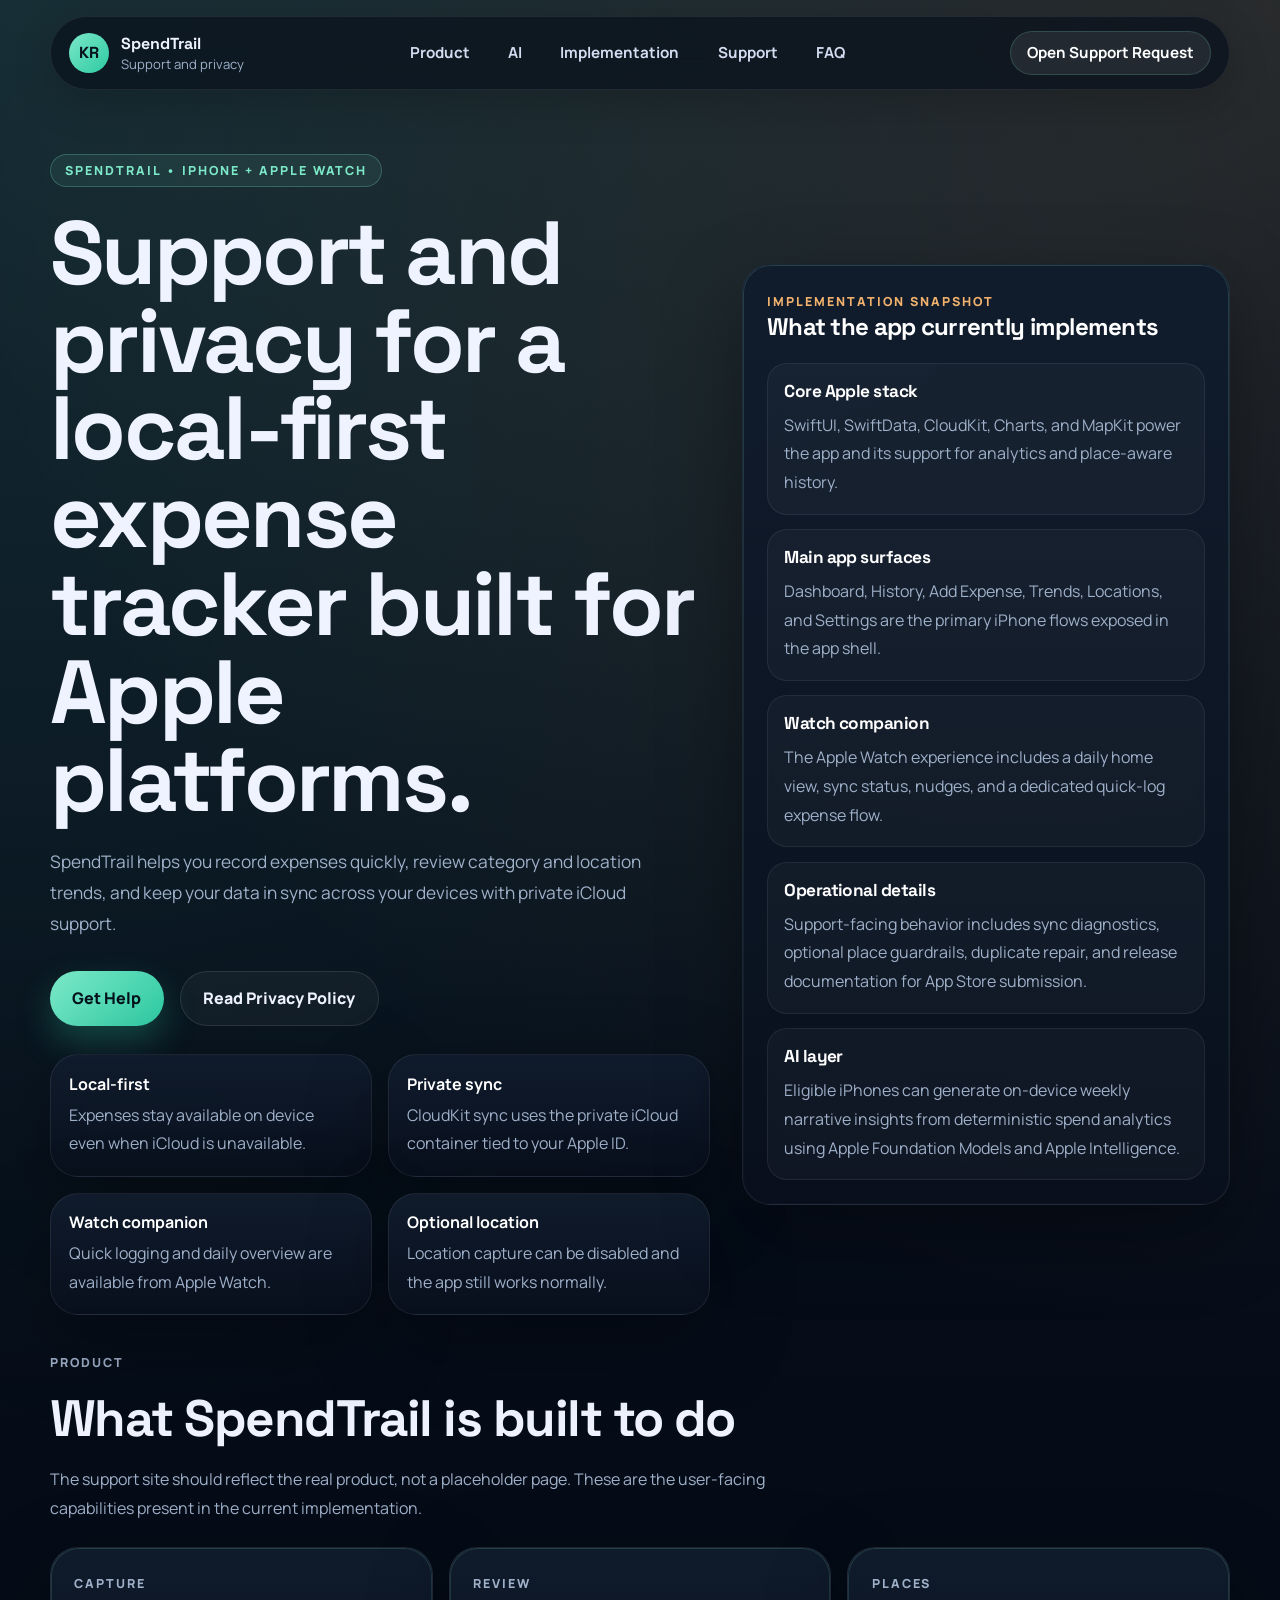
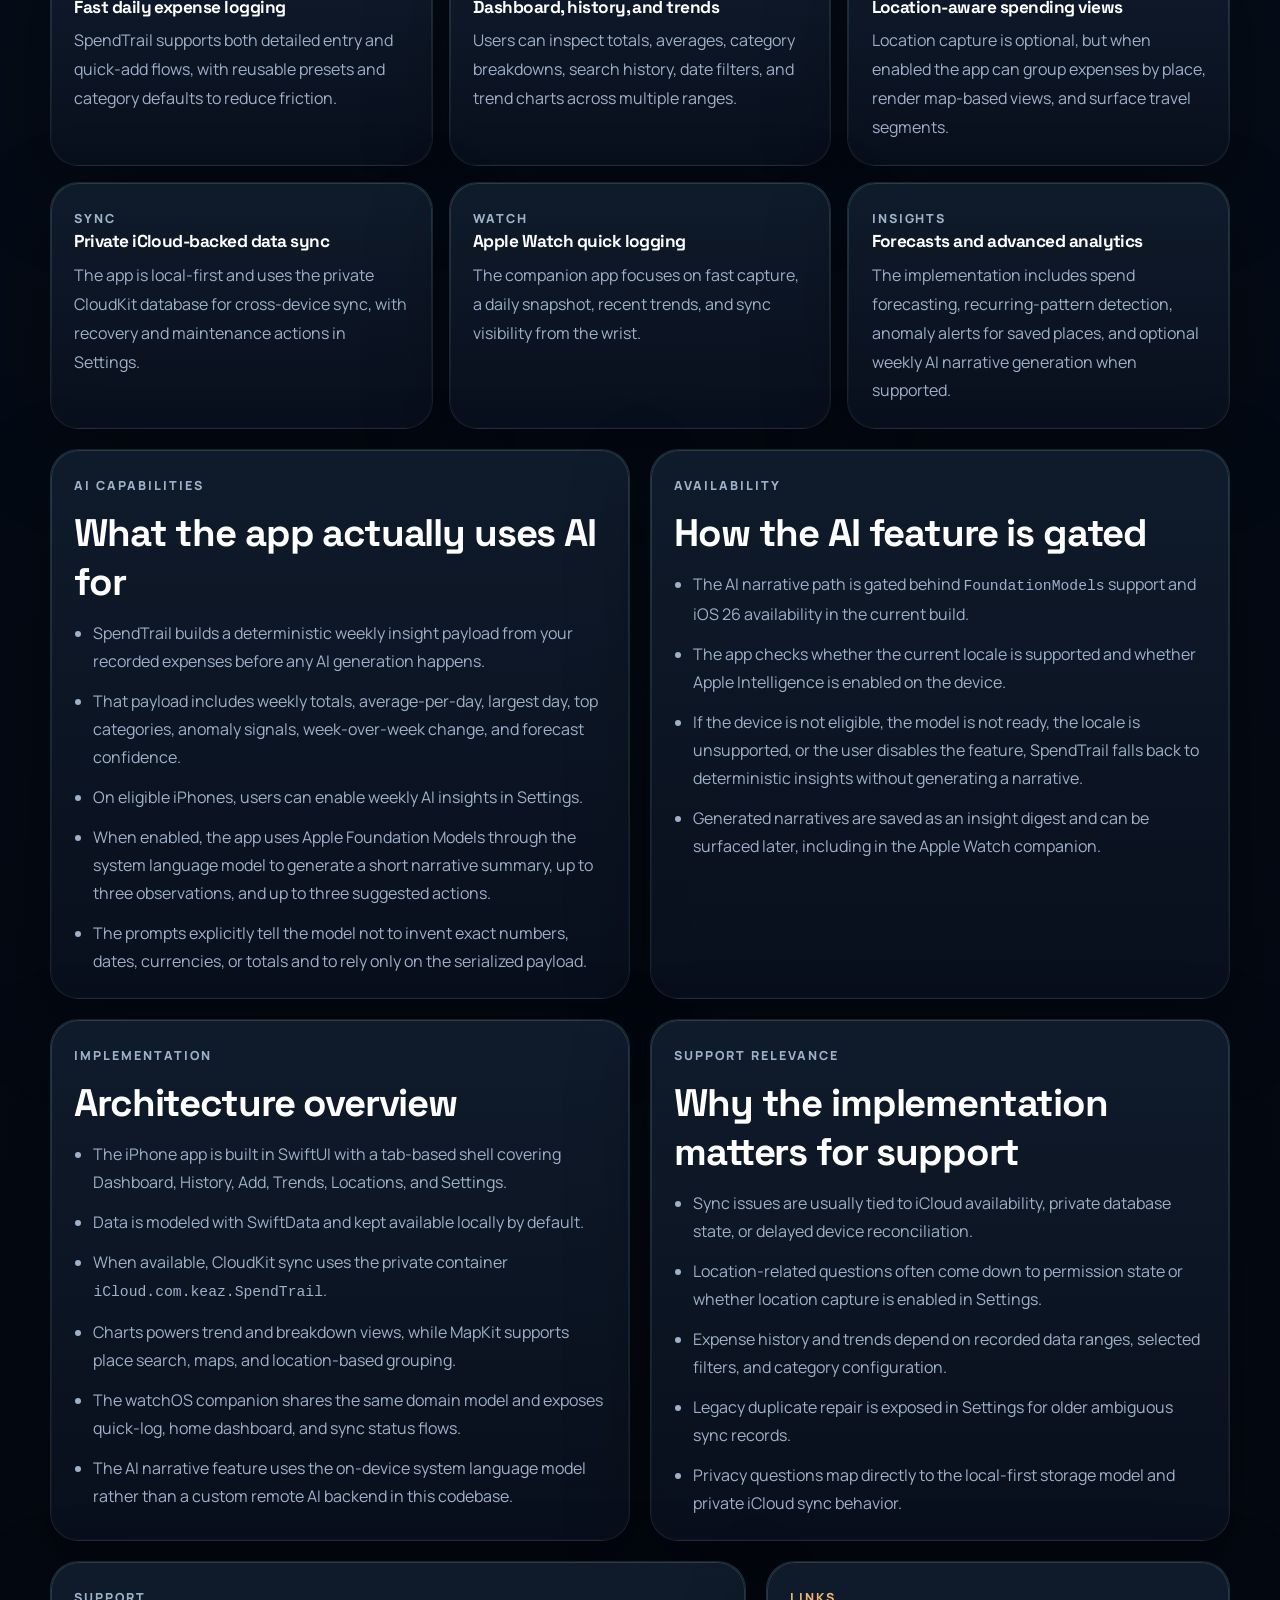
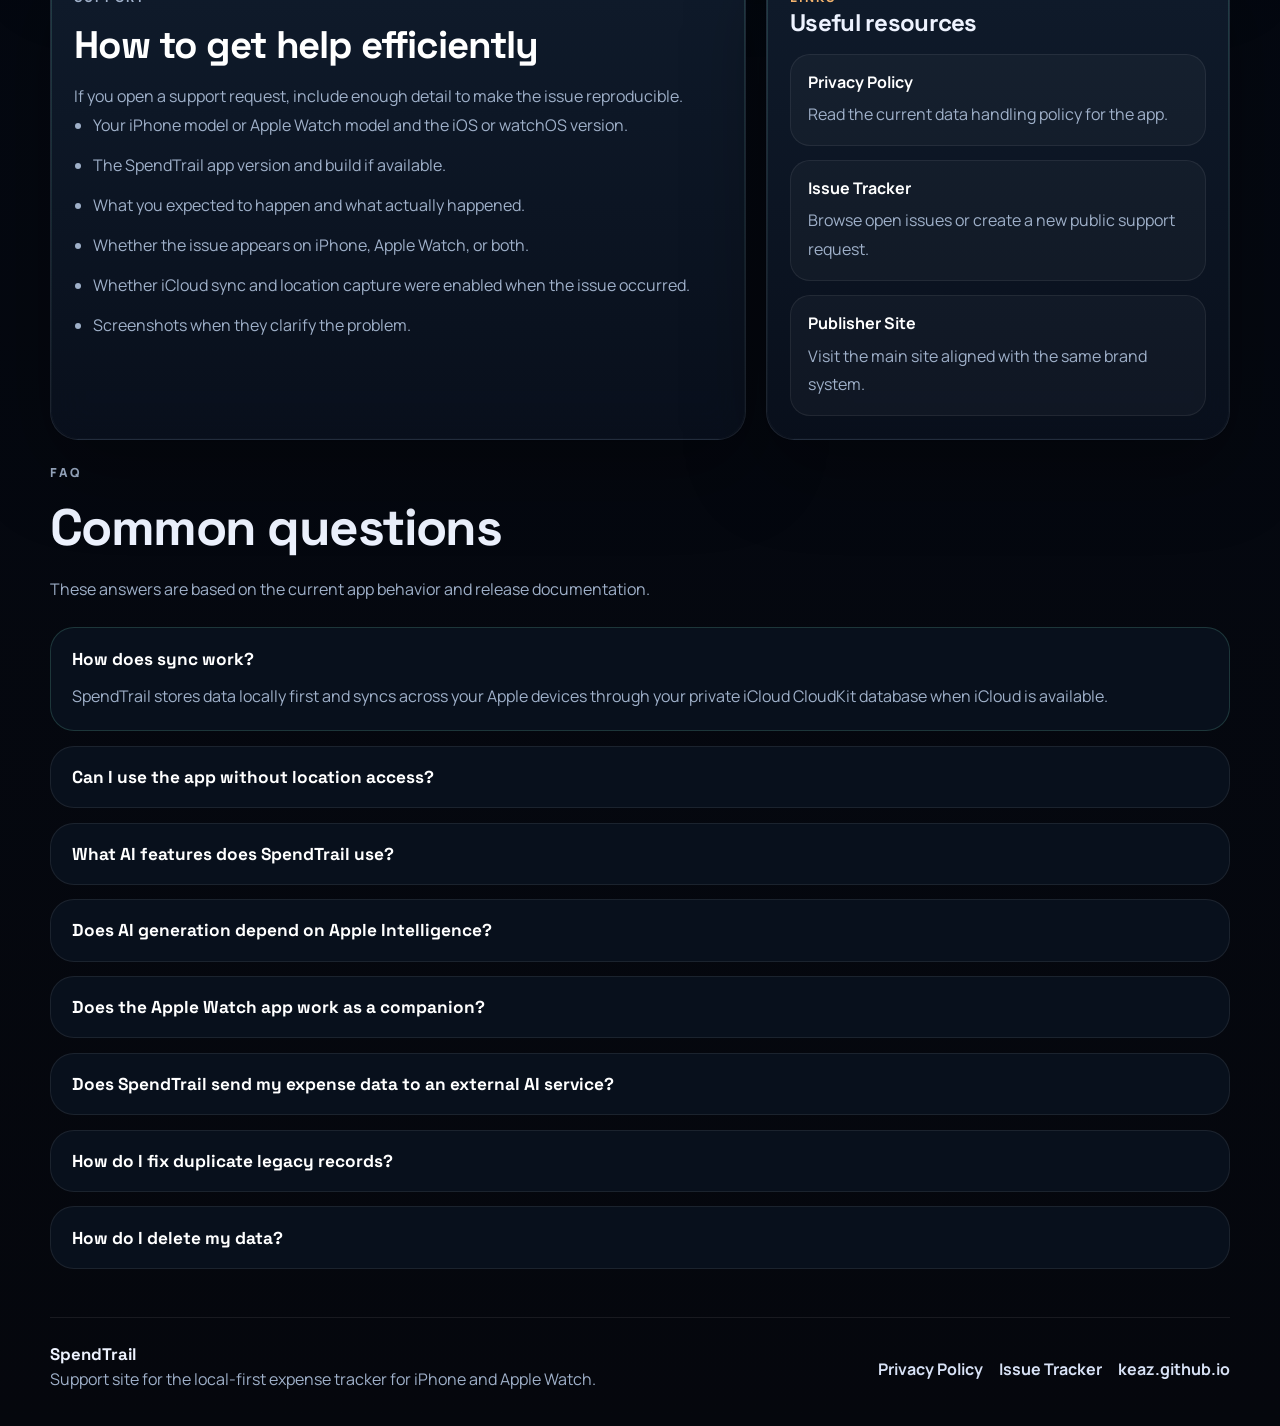
<file: index.html>
<!DOCTYPE html>
<html lang="en">
<head>
  <meta charset="utf-8">
  <meta name="viewport" content="width=device-width, initial-scale=1">
  <title>SpendTrail | Support</title>
  <meta
    name="description"
    content="Official support site for SpendTrail, the local-first expense tracker for iPhone and Apple Watch."
  >
  <meta name="theme-color" content="#06111f">
  <link rel="preconnect" href="https://fonts.googleapis.com">
  <link rel="preconnect" href="https://fonts.gstatic.com" crossorigin>
  <link
    href="https://fonts.googleapis.com/css2?family=Manrope:wght@400;500;700;800&amp;family=Space+Grotesk:wght@500;700&amp;display=swap"
    rel="stylesheet"
  >
  <link rel="stylesheet" href="styles.css">
</head>
<body>
  <header class="site-header">
    <div class="site-shell header-inner">
      <a class="brand" href="https://keaz.github.io/" target="_blank" rel="noreferrer">
        <span class="brand-mark">KR</span>
        <span class="brand-copy">
          <strong>SpendTrail</strong>
          <span>Support and privacy</span>
        </span>
      </a>

      <nav class="nav-links" aria-label="Primary">
        <a href="#product">Product</a>
        <a href="#ai">AI</a>
        <a href="#implementation">Implementation</a>
        <a href="#support">Support</a>
        <a href="#faq">FAQ</a>
      </nav>

      <a class="nav-cta" href="https://github.com/keaz/spendtrail-support/issues/new" target="_blank" rel="noreferrer">
        Open Support Request
      </a>
    </div>
  </header>

  <main>
    <section class="hero-section">
      <div class="site-shell hero-grid">
        <div class="hero-copy">
          <p class="kicker">SpendTrail • iPhone + Apple Watch</p>
          <h1>Support and privacy for a local-first expense tracker built for Apple platforms.</h1>
          <p class="hero-lead">
            SpendTrail helps you record expenses quickly, review category and location trends,
            and keep your data in sync across your devices with private iCloud support.
          </p>

          <div class="action-row">
            <a class="button button-primary" href="https://github.com/keaz/spendtrail-support/issues/new" target="_blank" rel="noreferrer">
              Get Help
            </a>
            <a class="button button-secondary" href="privacy.html">
              Read Privacy Policy
            </a>
          </div>

          <div class="metric-grid" aria-label="Product highlights">
            <article class="metric-card">
              <strong>Local-first</strong>
              <span>Expenses stay available on device even when iCloud is unavailable.</span>
            </article>
            <article class="metric-card">
              <strong>Private sync</strong>
              <span>CloudKit sync uses the private iCloud container tied to your Apple ID.</span>
            </article>
            <article class="metric-card">
              <strong>Watch companion</strong>
              <span>Quick logging and daily overview are available from Apple Watch.</span>
            </article>
            <article class="metric-card">
              <strong>Optional location</strong>
              <span>Location capture can be disabled and the app still works normally.</span>
            </article>
          </div>
        </div>

        <aside class="spotlight-panel">
          <p class="panel-eyebrow">Implementation Snapshot</p>
          <h2>What the app currently implements</h2>
          <div class="stack-list">
            <article class="stack-card">
              <h3>Core Apple stack</h3>
              <p>SwiftUI, SwiftData, CloudKit, Charts, and MapKit power the app and its support for analytics and place-aware history.</p>
            </article>
            <article class="stack-card">
              <h3>Main app surfaces</h3>
              <p>Dashboard, History, Add Expense, Trends, Locations, and Settings are the primary iPhone flows exposed in the app shell.</p>
            </article>
            <article class="stack-card">
              <h3>Watch companion</h3>
              <p>The Apple Watch experience includes a daily home view, sync status, nudges, and a dedicated quick-log expense flow.</p>
            </article>
            <article class="stack-card">
              <h3>Operational details</h3>
              <p>Support-facing behavior includes sync diagnostics, optional place guardrails, duplicate repair, and release documentation for App Store submission.</p>
            </article>
            <article class="stack-card">
              <h3>AI layer</h3>
              <p>Eligible iPhones can generate on-device weekly narrative insights from deterministic spend analytics using Apple Foundation Models and Apple Intelligence.</p>
            </article>
          </div>
        </aside>
      </div>
    </section>

    <section class="content-section" id="product">
      <div class="site-shell">
        <div class="section-header">
          <p class="section-kicker">Product</p>
          <h2>What SpendTrail is built to do</h2>
          <p>
            The support site should reflect the real product, not a placeholder page. These are the user-facing capabilities
            present in the current implementation.
          </p>
        </div>

        <div class="feature-grid">
          <article class="panel feature-card">
            <p class="card-label">Capture</p>
            <h3>Fast daily expense logging</h3>
            <p>SpendTrail supports both detailed entry and quick-add flows, with reusable presets and category defaults to reduce friction.</p>
          </article>

          <article class="panel feature-card">
            <p class="card-label">Review</p>
            <h3>Dashboard, history, and trends</h3>
            <p>Users can inspect totals, averages, category breakdowns, search history, date filters, and trend charts across multiple ranges.</p>
          </article>

          <article class="panel feature-card">
            <p class="card-label">Places</p>
            <h3>Location-aware spending views</h3>
            <p>Location capture is optional, but when enabled the app can group expenses by place, render map-based views, and surface travel segments.</p>
          </article>

          <article class="panel feature-card">
            <p class="card-label">Sync</p>
            <h3>Private iCloud-backed data sync</h3>
            <p>The app is local-first and uses the private CloudKit database for cross-device sync, with recovery and maintenance actions in Settings.</p>
          </article>

          <article class="panel feature-card">
            <p class="card-label">Watch</p>
            <h3>Apple Watch quick logging</h3>
            <p>The companion app focuses on fast capture, a daily snapshot, recent trends, and sync visibility from the wrist.</p>
          </article>

          <article class="panel feature-card">
            <p class="card-label">Insights</p>
            <h3>Forecasts and advanced analytics</h3>
            <p>The implementation includes spend forecasting, recurring-pattern detection, anomaly alerts for saved places, and optional weekly AI narrative generation when supported.</p>
          </article>
        </div>
      </div>
    </section>

    <section class="content-section" id="ai">
      <div class="site-shell dual-grid">
        <article class="panel detail-panel">
          <p class="section-kicker">AI Capabilities</p>
          <h2>What the app actually uses AI for</h2>
          <ul class="detail-list">
            <li>SpendTrail builds a deterministic weekly insight payload from your recorded expenses before any AI generation happens.</li>
            <li>That payload includes weekly totals, average-per-day, largest day, top categories, anomaly signals, week-over-week change, and forecast confidence.</li>
            <li>On eligible iPhones, users can enable weekly AI insights in Settings.</li>
            <li>When enabled, the app uses Apple Foundation Models through the system language model to generate a short narrative summary, up to three observations, and up to three suggested actions.</li>
            <li>The prompts explicitly tell the model not to invent exact numbers, dates, currencies, or totals and to rely only on the serialized payload.</li>
          </ul>
        </article>

        <article class="panel detail-panel">
          <p class="section-kicker">Availability</p>
          <h2>How the AI feature is gated</h2>
          <ul class="detail-list">
            <li>The AI narrative path is gated behind <code>FoundationModels</code> support and iOS 26 availability in the current build.</li>
            <li>The app checks whether the current locale is supported and whether Apple Intelligence is enabled on the device.</li>
            <li>If the device is not eligible, the model is not ready, the locale is unsupported, or the user disables the feature, SpendTrail falls back to deterministic insights without generating a narrative.</li>
            <li>Generated narratives are saved as an insight digest and can be surfaced later, including in the Apple Watch companion.</li>
          </ul>
        </article>
      </div>
    </section>

    <section class="content-section" id="implementation">
      <div class="site-shell dual-grid">
        <article class="panel detail-panel">
          <p class="section-kicker">Implementation</p>
          <h2>Architecture overview</h2>
          <ul class="detail-list">
            <li>The iPhone app is built in SwiftUI with a tab-based shell covering Dashboard, History, Add, Trends, Locations, and Settings.</li>
            <li>Data is modeled with SwiftData and kept available locally by default.</li>
            <li>When available, CloudKit sync uses the private container <code>iCloud.com.keaz.SpendTrail</code>.</li>
            <li>Charts powers trend and breakdown views, while MapKit supports place search, maps, and location-based grouping.</li>
            <li>The watchOS companion shares the same domain model and exposes quick-log, home dashboard, and sync status flows.</li>
            <li>The AI narrative feature uses the on-device system language model rather than a custom remote AI backend in this codebase.</li>
          </ul>
        </article>

        <article class="panel detail-panel">
          <p class="section-kicker">Support Relevance</p>
          <h2>Why the implementation matters for support</h2>
          <ul class="detail-list">
            <li>Sync issues are usually tied to iCloud availability, private database state, or delayed device reconciliation.</li>
            <li>Location-related questions often come down to permission state or whether location capture is enabled in Settings.</li>
            <li>Expense history and trends depend on recorded data ranges, selected filters, and category configuration.</li>
            <li>Legacy duplicate repair is exposed in Settings for older ambiguous sync records.</li>
            <li>Privacy questions map directly to the local-first storage model and private iCloud sync behavior.</li>
          </ul>
        </article>
      </div>
    </section>

    <section class="content-section" id="support">
      <div class="site-shell support-grid">
        <article class="panel detail-panel">
          <p class="section-kicker">Support</p>
          <h2>How to get help efficiently</h2>
          <p class="section-copy">If you open a support request, include enough detail to make the issue reproducible.</p>
          <ul class="detail-list">
            <li>Your iPhone model or Apple Watch model and the iOS or watchOS version.</li>
            <li>The SpendTrail app version and build if available.</li>
            <li>What you expected to happen and what actually happened.</li>
            <li>Whether the issue appears on iPhone, Apple Watch, or both.</li>
            <li>Whether iCloud sync and location capture were enabled when the issue occurred.</li>
            <li>Screenshots when they clarify the problem.</li>
          </ul>
        </article>

        <article class="panel link-panel">
          <p class="section-kicker">Links</p>
          <h2>Useful resources</h2>
          <div class="resource-list">
            <a class="resource-card" href="privacy.html">
              <strong>Privacy Policy</strong>
              <span>Read the current data handling policy for the app.</span>
            </a>
            <a class="resource-card" href="https://github.com/keaz/spendtrail-support/issues" target="_blank" rel="noreferrer">
              <strong>Issue Tracker</strong>
              <span>Browse open issues or create a new public support request.</span>
            </a>
            <a class="resource-card" href="https://keaz.github.io/" target="_blank" rel="noreferrer">
              <strong>Publisher Site</strong>
              <span>Visit the main site aligned with the same brand system.</span>
            </a>
          </div>
        </article>
      </div>
    </section>

    <section class="content-section" id="faq">
      <div class="site-shell">
        <div class="section-header">
          <p class="section-kicker">FAQ</p>
          <h2>Common questions</h2>
          <p>These answers are based on the current app behavior and release documentation.</p>
        </div>

        <div class="faq-list">
          <details class="faq-item" open>
            <summary>How does sync work?</summary>
            <p>SpendTrail stores data locally first and syncs across your Apple devices through your private iCloud CloudKit database when iCloud is available.</p>
          </details>

          <details class="faq-item">
            <summary>Can I use the app without location access?</summary>
            <p>Yes. Location capture is optional. You can deny access or disable it later in Settings and continue using the app normally.</p>
          </details>

          <details class="faq-item">
            <summary>What AI features does SpendTrail use?</summary>
            <p>SpendTrail can generate a weekly natural-language insight summary on eligible iPhones using Apple Foundation Models and Apple Intelligence. The narrative is based on a deterministic weekly analytics payload, not free-form model guesses.</p>
          </details>

          <details class="faq-item">
            <summary>Does AI generation depend on Apple Intelligence?</summary>
            <p>Yes. The current implementation checks device eligibility, Apple Intelligence state, locale support, and model readiness before generating the weekly narrative. If those checks fail, the app keeps deterministic insights without the AI summary.</p>
          </details>

          <details class="faq-item">
            <summary>Does the Apple Watch app work as a companion?</summary>
            <p>Yes. The Apple Watch experience is designed around quick logging and a compact daily overview, using the same synced data model when iCloud is available. It can also surface a stored insight digest generated on iPhone.</p>
          </details>

          <details class="faq-item">
            <summary>Does SpendTrail send my expense data to an external AI service?</summary>
            <p>The AI code in this project uses Apple’s on-device Foundation Models system API on supported iPhones. This codebase does not show a separate custom cloud AI integration for weekly insight generation.</p>
          </details>

          <details class="faq-item">
            <summary>How do I fix duplicate legacy records?</summary>
            <p>Open SpendTrail, go to Settings, and use <strong>Repair Legacy Duplicates</strong>. That flow is intended for older ambiguous same-minute sync records.</p>
          </details>

          <details class="faq-item">
            <summary>How do I delete my data?</summary>
            <p>You can delete expenses directly inside the app. Removing the app deletes local device data. If iCloud sync is enabled, synced records remain in your private iCloud storage until they are deleted from the app and synced again.</p>
          </details>
        </div>
      </div>
    </section>
  </main>

  <footer class="site-footer">
    <div class="site-shell footer-inner">
      <div>
        <p class="footer-title">SpendTrail</p>
        <p class="footer-copy">Support site for the local-first expense tracker for iPhone and Apple Watch.</p>
      </div>

      <div class="footer-links">
        <a href="privacy.html">Privacy Policy</a>
        <a href="https://github.com/keaz/spendtrail-support/issues" target="_blank" rel="noreferrer">Issue Tracker</a>
        <a href="https://keaz.github.io/" target="_blank" rel="noreferrer">keaz.github.io</a>
      </div>
    </div>
  </footer>
</body>
</html>
</file>
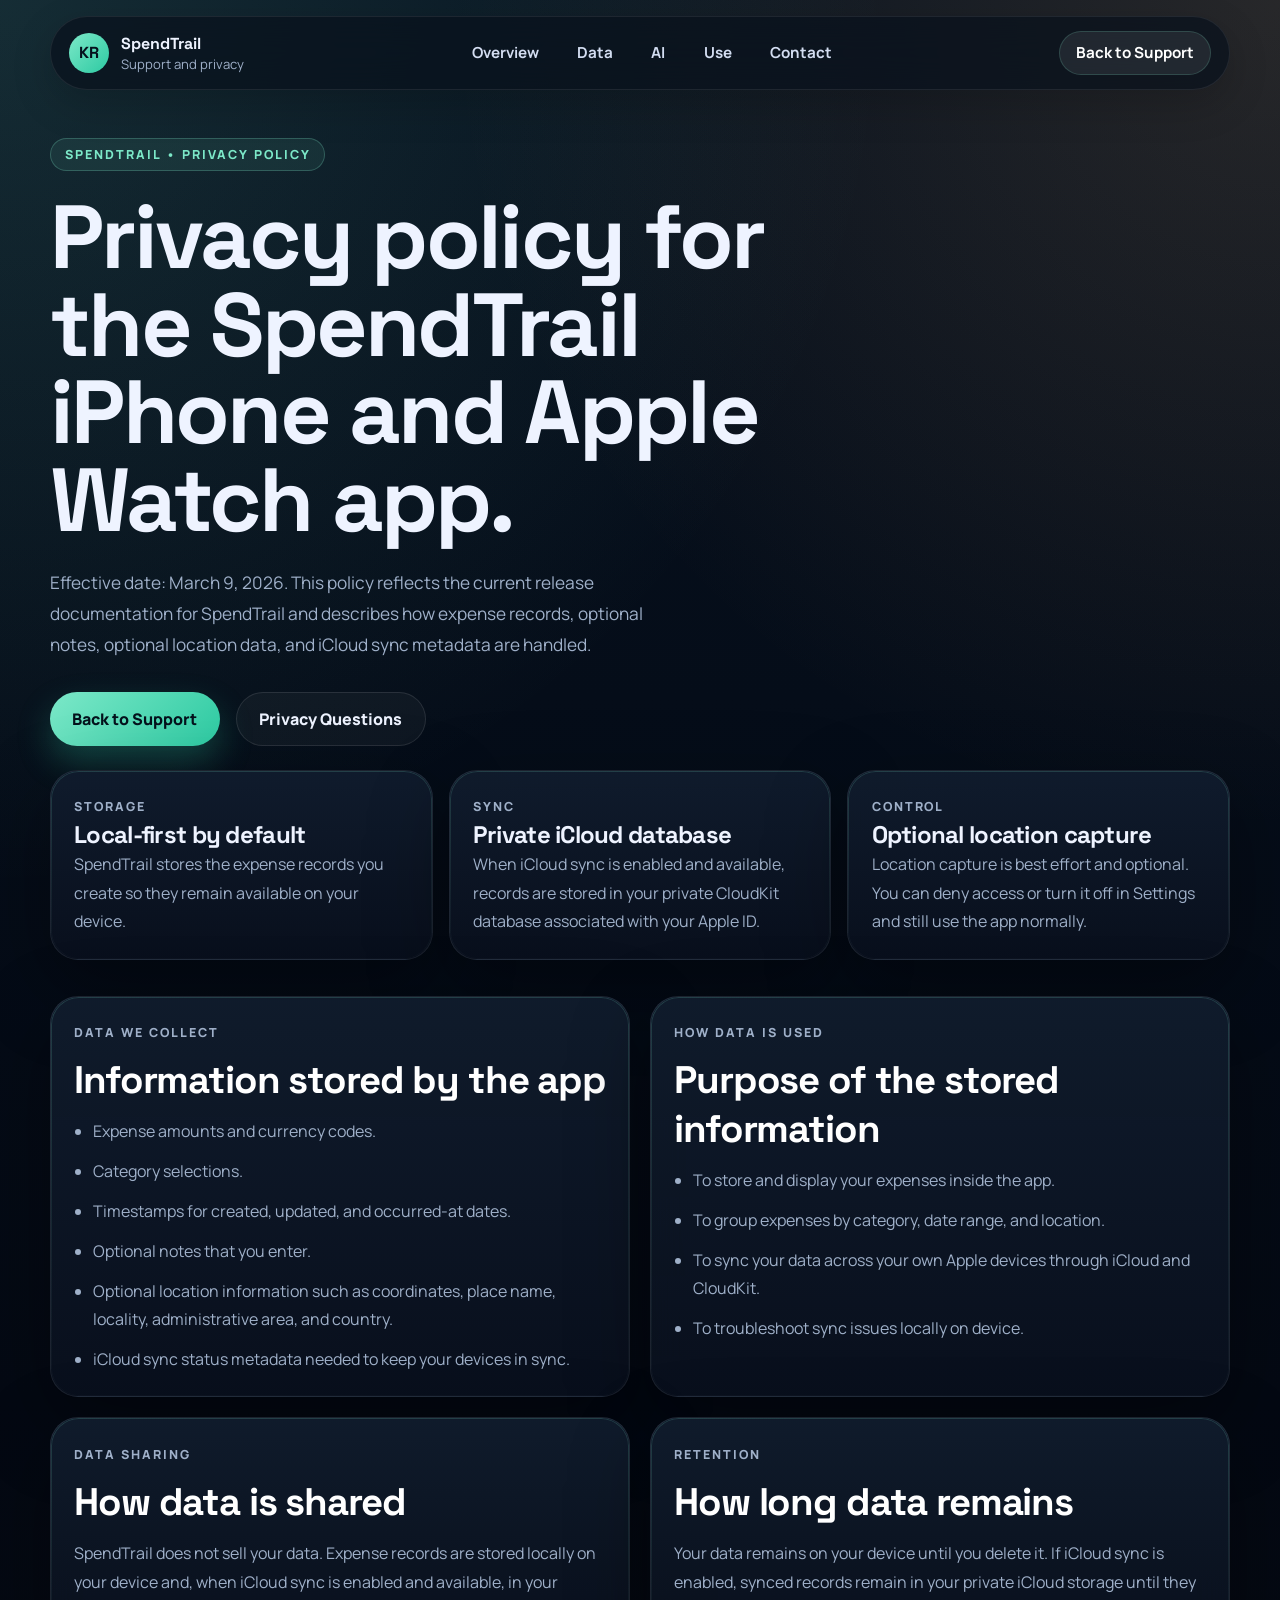
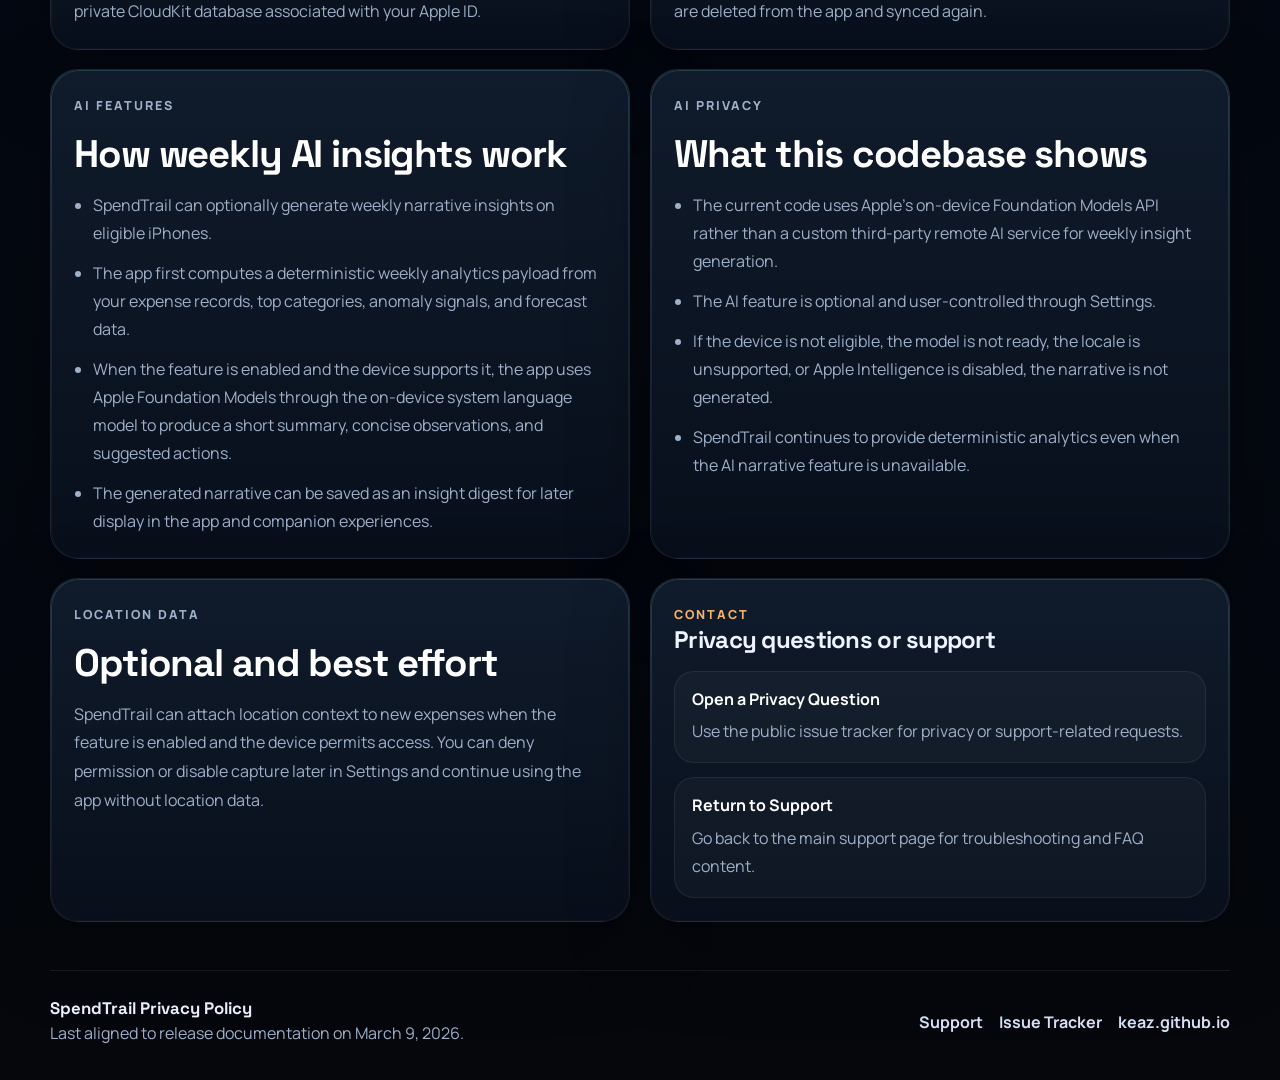
<file: privacy.html>
<!DOCTYPE html>
<html lang="en">
<head>
  <meta charset="utf-8">
  <meta name="viewport" content="width=device-width, initial-scale=1">
  <title>SpendTrail | Privacy Policy</title>
  <meta
    name="description"
    content="Privacy Policy for SpendTrail, the local-first expense tracker for iPhone and Apple Watch."
  >
  <meta name="theme-color" content="#06111f">
  <link rel="preconnect" href="https://fonts.googleapis.com">
  <link rel="preconnect" href="https://fonts.gstatic.com" crossorigin>
  <link
    href="https://fonts.googleapis.com/css2?family=Manrope:wght@400;500;700;800&amp;family=Space+Grotesk:wght@500;700&amp;display=swap"
    rel="stylesheet"
  >
  <link rel="stylesheet" href="styles.css">
</head>
<body>
  <header class="site-header">
    <div class="site-shell header-inner">
      <a class="brand" href="index.html">
        <span class="brand-mark">KR</span>
        <span class="brand-copy">
          <strong>SpendTrail</strong>
          <span>Support and privacy</span>
        </span>
      </a>

      <nav class="nav-links" aria-label="Primary">
        <a href="#overview">Overview</a>
        <a href="#data">Data</a>
        <a href="#ai">AI</a>
        <a href="#use">Use</a>
        <a href="#contact">Contact</a>
      </nav>

      <a class="nav-cta" href="index.html">
        Back to Support
      </a>
    </div>
  </header>

  <main>
    <section class="hero-section hero-section-compact" id="overview">
      <div class="site-shell single-column">
        <div class="hero-copy hero-copy-wide">
          <p class="kicker">SpendTrail • Privacy Policy</p>
          <h1>Privacy policy for the SpendTrail iPhone and Apple Watch app.</h1>
          <p class="hero-lead">
            Effective date: March 9, 2026. This policy reflects the current release documentation
            for SpendTrail and describes how expense records, optional notes, optional location
            data, and iCloud sync metadata are handled.
          </p>

          <div class="action-row">
            <a class="button button-primary" href="index.html">Back to Support</a>
            <a class="button button-secondary" href="https://github.com/keaz/spendtrail-support/issues" target="_blank" rel="noreferrer">
              Privacy Questions
            </a>
          </div>
        </div>

        <div class="privacy-highlight-grid">
          <article class="panel feature-card">
            <p class="card-label">Storage</p>
            <h2>Local-first by default</h2>
            <p>SpendTrail stores the expense records you create so they remain available on your device.</p>
          </article>

          <article class="panel feature-card">
            <p class="card-label">Sync</p>
            <h2>Private iCloud database</h2>
            <p>When iCloud sync is enabled and available, records are stored in your private CloudKit database associated with your Apple ID.</p>
          </article>

          <article class="panel feature-card">
            <p class="card-label">Control</p>
            <h2>Optional location capture</h2>
            <p>Location capture is best effort and optional. You can deny access or turn it off in Settings and still use the app normally.</p>
          </article>
        </div>
      </div>
    </section>

    <section class="content-section" id="data">
      <div class="site-shell policy-grid">
        <article class="panel detail-panel">
          <p class="section-kicker">Data We Collect</p>
          <h2>Information stored by the app</h2>
          <ul class="detail-list">
            <li>Expense amounts and currency codes.</li>
            <li>Category selections.</li>
            <li>Timestamps for created, updated, and occurred-at dates.</li>
            <li>Optional notes that you enter.</li>
            <li>Optional location information such as coordinates, place name, locality, administrative area, and country.</li>
            <li>iCloud sync status metadata needed to keep your devices in sync.</li>
          </ul>
        </article>

        <article class="panel detail-panel" id="use">
          <p class="section-kicker">How Data Is Used</p>
          <h2>Purpose of the stored information</h2>
          <ul class="detail-list">
            <li>To store and display your expenses inside the app.</li>
            <li>To group expenses by category, date range, and location.</li>
            <li>To sync your data across your own Apple devices through iCloud and CloudKit.</li>
            <li>To troubleshoot sync issues locally on device.</li>
          </ul>
        </article>

        <article class="panel detail-panel">
          <p class="section-kicker">Data Sharing</p>
          <h2>How data is shared</h2>
          <p class="section-copy">
            SpendTrail does not sell your data. Expense records are stored locally on your device and,
            when iCloud sync is enabled and available, in your private CloudKit database associated with your Apple ID.
          </p>
        </article>

        <article class="panel detail-panel">
          <p class="section-kicker">Retention</p>
          <h2>How long data remains</h2>
          <p class="section-copy">
            Your data remains on your device until you delete it. If iCloud sync is enabled, synced
            records remain in your private iCloud storage until they are deleted from the app and synced again.
          </p>
        </article>
      </div>
    </section>

    <section class="content-section" id="ai">
      <div class="site-shell dual-grid">
        <article class="panel detail-panel">
          <p class="section-kicker">AI Features</p>
          <h2>How weekly AI insights work</h2>
          <ul class="detail-list">
            <li>SpendTrail can optionally generate weekly narrative insights on eligible iPhones.</li>
            <li>The app first computes a deterministic weekly analytics payload from your expense records, top categories, anomaly signals, and forecast data.</li>
            <li>When the feature is enabled and the device supports it, the app uses Apple Foundation Models through the on-device system language model to produce a short summary, concise observations, and suggested actions.</li>
            <li>The generated narrative can be saved as an insight digest for later display in the app and companion experiences.</li>
          </ul>
        </article>

        <article class="panel detail-panel">
          <p class="section-kicker">AI Privacy</p>
          <h2>What this codebase shows</h2>
          <ul class="detail-list">
            <li>The current code uses Apple’s on-device Foundation Models API rather than a custom third-party remote AI service for weekly insight generation.</li>
            <li>The AI feature is optional and user-controlled through Settings.</li>
            <li>If the device is not eligible, the model is not ready, the locale is unsupported, or Apple Intelligence is disabled, the narrative is not generated.</li>
            <li>SpendTrail continues to provide deterministic analytics even when the AI narrative feature is unavailable.</li>
          </ul>
        </article>
      </div>
    </section>

    <section class="content-section" id="contact">
      <div class="site-shell dual-grid">
        <article class="panel detail-panel">
          <p class="section-kicker">Location Data</p>
          <h2>Optional and best effort</h2>
          <p class="section-copy">
            SpendTrail can attach location context to new expenses when the feature is enabled and
            the device permits access. You can deny permission or disable capture later in Settings
            and continue using the app without location data.
          </p>
        </article>

        <article class="panel link-panel">
          <p class="section-kicker">Contact</p>
          <h2>Privacy questions or support</h2>
          <div class="resource-list">
            <a class="resource-card" href="https://github.com/keaz/spendtrail-support/issues" target="_blank" rel="noreferrer">
              <strong>Open a Privacy Question</strong>
              <span>Use the public issue tracker for privacy or support-related requests.</span>
            </a>
            <a class="resource-card" href="index.html">
              <strong>Return to Support</strong>
              <span>Go back to the main support page for troubleshooting and FAQ content.</span>
            </a>
          </div>
        </article>
      </div>
    </section>
  </main>

  <footer class="site-footer">
    <div class="site-shell footer-inner">
      <div>
        <p class="footer-title">SpendTrail Privacy Policy</p>
        <p class="footer-copy">Last aligned to release documentation on March 9, 2026.</p>
      </div>

      <div class="footer-links">
        <a href="index.html">Support</a>
        <a href="https://github.com/keaz/spendtrail-support/issues" target="_blank" rel="noreferrer">Issue Tracker</a>
        <a href="https://keaz.github.io/" target="_blank" rel="noreferrer">keaz.github.io</a>
      </div>
    </div>
  </footer>
</body>
</html>
</file>
<file: styles.css>
:root {
  color-scheme: dark;
  --bg: #06111f;
  --bg-elevated: rgba(11, 20, 34, 0.9);
  --bg-soft: rgba(17, 30, 49, 0.72);
  --surface: rgba(10, 18, 32, 0.8);
  --surface-strong: rgba(15, 25, 40, 0.96);
  --text: #eef3ff;
  --muted: #9fb0c9;
  --line: rgba(255, 255, 255, 0.1);
  --accent: #7ce8c8;
  --accent-strong: #2dcaa2;
  --accent-warm: #f2b26d;
  --shadow: 0 28px 80px rgba(0, 0, 0, 0.34);
}

html {
  scroll-behavior: smooth;
}

*,
*::before,
*::after {
  box-sizing: border-box;
}

body {
  margin: 0;
  min-height: 100vh;
  background:
    radial-gradient(circle at top left, rgba(124, 232, 200, 0.13), transparent 30%),
    radial-gradient(circle at top right, rgba(242, 178, 109, 0.14), transparent 28%),
    linear-gradient(180deg, #06111f 0%, #040913 52%, #05070d 100%);
  color: var(--text);
  font-family: "Manrope", sans-serif;
  -webkit-font-smoothing: antialiased;
  text-rendering: optimizeLegibility;
}

h1,
h2,
h3,
h4,
h5,
h6 {
  margin: 0;
  font-family: "Space Grotesk", sans-serif;
  letter-spacing: -0.03em;
}

p,
ul {
  margin: 0;
}

a {
  color: inherit;
}

code {
  font-family: "SFMono-Regular", "SFMono-Regular", Consolas, "Liberation Mono", monospace;
  font-size: 0.92em;
}

::selection {
  background: rgba(124, 232, 200, 0.22);
  color: var(--text);
}

.site-shell {
  width: min(1180px, calc(100% - 32px));
  margin: 0 auto;
}

.site-header {
  position: sticky;
  top: 0;
  z-index: 1000;
  padding: 1rem 0;
}

.header-inner {
  display: flex;
  align-items: center;
  justify-content: space-between;
  gap: 1rem;
  padding: 0.85rem 1.1rem;
  border: 1px solid rgba(255, 255, 255, 0.08);
  border-radius: 999px;
  background: rgba(9, 17, 29, 0.72);
  backdrop-filter: blur(18px);
  box-shadow: 0 14px 40px rgba(0, 0, 0, 0.18);
}

.brand {
  display: inline-flex;
  align-items: center;
  gap: 0.8rem;
  text-decoration: none;
}

.brand-mark {
  display: inline-flex;
  align-items: center;
  justify-content: center;
  width: 2.5rem;
  height: 2.5rem;
  border-radius: 50%;
  background: linear-gradient(135deg, var(--accent) 0%, var(--accent-strong) 100%);
  color: #05111d;
  font-family: "Space Grotesk", sans-serif;
  font-weight: 700;
}

.brand-copy {
  display: flex;
  flex-direction: column;
  gap: 0.08rem;
}

.brand-copy strong {
  font-family: "Space Grotesk", sans-serif;
  font-size: 1rem;
}

.brand-copy span {
  color: var(--muted);
  font-size: 0.82rem;
}

.nav-links {
  display: flex;
  align-items: center;
  gap: 0.4rem;
}

.nav-links a,
.nav-cta {
  display: inline-flex;
  align-items: center;
  justify-content: center;
  min-height: 2.8rem;
  padding: 0 1rem;
  border-radius: 999px;
  text-decoration: none;
  font-size: 0.95rem;
  font-weight: 700;
}

.nav-links a {
  color: #d3ddf1;
}

.nav-links a:hover {
  color: #ffffff;
  background: rgba(255, 255, 255, 0.08);
}

.nav-cta {
  border: 1px solid rgba(124, 232, 200, 0.18);
  background: rgba(255, 255, 255, 0.08);
  color: #ffffff;
}

.nav-cta:hover {
  border-color: rgba(124, 232, 200, 0.42);
}

.hero-section {
  padding: 3rem 0 1rem;
}

.hero-section-compact {
  padding-top: 2rem;
}

.hero-grid {
  display: grid;
  grid-template-columns: minmax(0, 1.15fr) minmax(320px, 0.85fr);
  gap: 2rem;
  align-items: center;
}

.single-column {
  display: grid;
  gap: 1.5rem;
}

.hero-copy {
  max-width: 680px;
}

.hero-copy-wide {
  max-width: 860px;
}

.kicker,
.section-kicker,
.panel-eyebrow,
.card-label {
  display: inline-flex;
  align-items: center;
  gap: 0.55rem;
  color: var(--accent);
  font-size: 0.78rem;
  font-weight: 800;
  letter-spacing: 0.16em;
  text-transform: uppercase;
}

.kicker {
  padding: 0.45rem 0.85rem;
  margin-bottom: 1.4rem;
  border: 1px solid rgba(124, 232, 200, 0.25);
  border-radius: 999px;
  background: rgba(124, 232, 200, 0.08);
}

.hero-copy h1 {
  font-size: clamp(3rem, 7vw, 5.6rem);
  line-height: 0.98;
  text-wrap: balance;
}

.hero-copy h2 {
  font-size: clamp(1.7rem, 3vw, 2.4rem);
}

.hero-lead,
.section-header p,
.section-copy,
.detail-panel p,
.feature-card p,
.stack-card p,
.faq-item p,
.metric-card span,
.resource-card span,
.footer-copy {
  color: var(--muted);
  line-height: 1.8;
}

.hero-lead {
  margin-top: 1.35rem;
  font-size: 1.08rem;
  max-width: 640px;
}

.action-row {
  display: flex;
  flex-wrap: wrap;
  gap: 1rem;
  margin-top: 2rem;
}

.button {
  display: inline-flex;
  align-items: center;
  justify-content: center;
  min-height: 3.4rem;
  padding: 0.95rem 1.4rem;
  border-radius: 999px;
  text-decoration: none;
  font-weight: 800;
  transition: transform 0.2s ease, box-shadow 0.2s ease, border-color 0.2s ease;
}

.button:hover,
.resource-card:hover,
.faq-item:hover,
.nav-cta:hover {
  transform: translateY(-2px);
}

.button-primary {
  background: linear-gradient(135deg, var(--accent) 0%, var(--accent-strong) 100%);
  color: #04121c;
  box-shadow: 0 16px 34px rgba(45, 202, 162, 0.28);
}

.button-secondary {
  border: 1px solid var(--line);
  background: rgba(255, 255, 255, 0.04);
  color: var(--text);
}

.metric-grid,
.feature-grid,
.privacy-highlight-grid {
  display: grid;
  gap: 1rem;
}

.metric-grid {
  grid-template-columns: repeat(2, minmax(0, 1fr));
  margin-top: 1.8rem;
}

.metric-card,
.panel,
.spotlight-panel {
  border: 1px solid rgba(255, 255, 255, 0.08);
  border-radius: 28px;
  background: linear-gradient(180deg, rgba(16, 28, 45, 0.96) 0%, rgba(9, 16, 29, 0.94) 100%);
  box-shadow: var(--shadow);
  backdrop-filter: blur(18px);
}

.metric-card {
  padding: 1.1rem 1.15rem;
}

.metric-card strong {
  display: block;
  margin-bottom: 0.35rem;
  color: #ffffff;
  font-size: 1rem;
}

.spotlight-panel,
.panel {
  position: relative;
  overflow: hidden;
}

.spotlight-panel::before,
.panel::before {
  content: "";
  position: absolute;
  inset: 0;
  border-radius: inherit;
  padding: 1px;
  background: linear-gradient(180deg, rgba(124, 232, 200, 0.18), rgba(255, 255, 255, 0.02));
  -webkit-mask:
    linear-gradient(#fff 0 0) content-box,
    linear-gradient(#fff 0 0);
  -webkit-mask-composite: xor;
  mask-composite: exclude;
  pointer-events: none;
}

.spotlight-panel {
  padding: 1.5rem;
}

.stack-list {
  display: grid;
  gap: 0.9rem;
  margin-top: 1.3rem;
}

.stack-card {
  padding: 1rem 1rem 1.05rem;
  border: 1px solid rgba(255, 255, 255, 0.07);
  border-radius: 20px;
  background: rgba(255, 255, 255, 0.03);
}

.stack-card h3,
.feature-card h3,
.detail-panel h2,
.resource-card strong,
.faq-item summary,
.spotlight-panel h2 {
  color: #ffffff;
}

.stack-card h3,
.feature-card h3 {
  font-size: 1.08rem;
  margin-bottom: 0.55rem;
}

.content-section {
  padding: 1.2rem 0 0;
}

.section-header {
  max-width: 780px;
  margin-bottom: 1.5rem;
}

.section-header h2 {
  font-size: clamp(2rem, 5vw, 3.2rem);
  margin-top: 0.7rem;
  margin-bottom: 0.9rem;
}

.feature-grid {
  grid-template-columns: repeat(3, minmax(0, 1fr));
}

.feature-card,
.detail-panel,
.link-panel {
  padding: 1.45rem;
}

.card-label,
.section-kicker,
.panel-eyebrow {
  color: var(--accent-warm);
}

.dual-grid,
.support-grid,
.policy-grid {
  display: grid;
  gap: 1.25rem;
}

.dual-grid {
  grid-template-columns: repeat(2, minmax(0, 1fr));
}

.support-grid {
  grid-template-columns: minmax(0, 1.2fr) minmax(320px, 0.8fr);
}

.policy-grid {
  grid-template-columns: repeat(2, minmax(0, 1fr));
}

.detail-panel h2 {
  font-size: clamp(1.8rem, 3vw, 2.4rem);
  margin-top: 0.7rem;
  margin-bottom: 0.8rem;
}

.detail-list {
  display: grid;
  gap: 0.75rem;
  padding-left: 1.2rem;
}

.detail-list li {
  color: var(--muted);
  line-height: 1.75;
}

.resource-list {
  display: grid;
  gap: 0.9rem;
  margin-top: 1rem;
}

.resource-card {
  display: block;
  padding: 1rem 1.05rem;
  border-radius: 20px;
  background: rgba(255, 255, 255, 0.03);
  border: 1px solid rgba(255, 255, 255, 0.07);
  text-decoration: none;
  transition: transform 0.2s ease, border-color 0.2s ease;
}

.resource-card:hover {
  border-color: rgba(124, 232, 200, 0.22);
}

.resource-card strong {
  display: block;
  margin-bottom: 0.45rem;
}

.faq-list {
  display: grid;
  gap: 0.9rem;
}

.faq-item {
  padding: 1.2rem 1.3rem;
  border: 1px solid rgba(255, 255, 255, 0.08);
  border-radius: 24px;
  background: rgba(10, 18, 32, 0.84);
  transition: transform 0.2s ease, border-color 0.2s ease;
}

.faq-item[open] {
  border-color: rgba(124, 232, 200, 0.18);
}

.faq-item summary {
  list-style: none;
  cursor: pointer;
  font-family: "Space Grotesk", sans-serif;
  font-size: 1.08rem;
  font-weight: 700;
}

.faq-item summary::-webkit-details-marker {
  display: none;
}

.faq-item p {
  margin-top: 0.8rem;
}

.privacy-highlight-grid {
  grid-template-columns: repeat(3, minmax(0, 1fr));
}

.site-footer {
  padding: 3rem 0 2rem;
}

.footer-inner {
  display: flex;
  align-items: center;
  justify-content: space-between;
  gap: 1rem;
  padding-top: 1.6rem;
  border-top: 1px solid rgba(255, 255, 255, 0.08);
}

.footer-title {
  font-family: "Space Grotesk", sans-serif;
  font-size: 1.05rem;
  font-weight: 700;
}

.footer-links {
  display: flex;
  flex-wrap: wrap;
  gap: 1rem;
}

.footer-links a {
  color: #d8e2f6;
  text-decoration: none;
  font-weight: 700;
}

.footer-links a:hover {
  color: var(--accent);
}

@media (max-width: 1080px) {
  .hero-grid,
  .support-grid,
  .dual-grid,
  .feature-grid,
  .policy-grid,
  .privacy-highlight-grid {
    grid-template-columns: 1fr;
  }

  .spotlight-panel {
    order: 2;
  }
}

@media (max-width: 920px) {
  .site-header {
    padding-top: 0.85rem;
  }

  .header-inner {
    border-radius: 28px;
    flex-wrap: wrap;
    justify-content: center;
  }

  .nav-links {
    flex-wrap: wrap;
    justify-content: center;
  }
}

@media (max-width: 720px) {
  .site-shell {
    width: min(100% - 20px, 1180px);
  }

  .hero-section {
    padding-top: 1.25rem;
  }

  .header-inner,
  .panel,
  .spotlight-panel,
  .metric-card,
  .faq-item {
    border-radius: 22px;
  }

  .header-inner,
  .feature-card,
  .detail-panel,
  .link-panel,
  .spotlight-panel,
  .metric-card,
  .faq-item {
    padding-left: 1rem;
    padding-right: 1rem;
  }

  .brand-copy span,
  .nav-links {
    display: none;
  }

  .nav-cta {
    width: 100%;
  }

  .metric-grid {
    grid-template-columns: 1fr;
  }

  .hero-copy h1 {
    font-size: clamp(2.55rem, 12vw, 4rem);
  }

  .section-header h2,
  .detail-panel h2,
  .spotlight-panel h2 {
    font-size: clamp(1.8rem, 7vw, 2.4rem);
  }

  .footer-inner {
    flex-direction: column;
    align-items: flex-start;
  }
}
</file>
